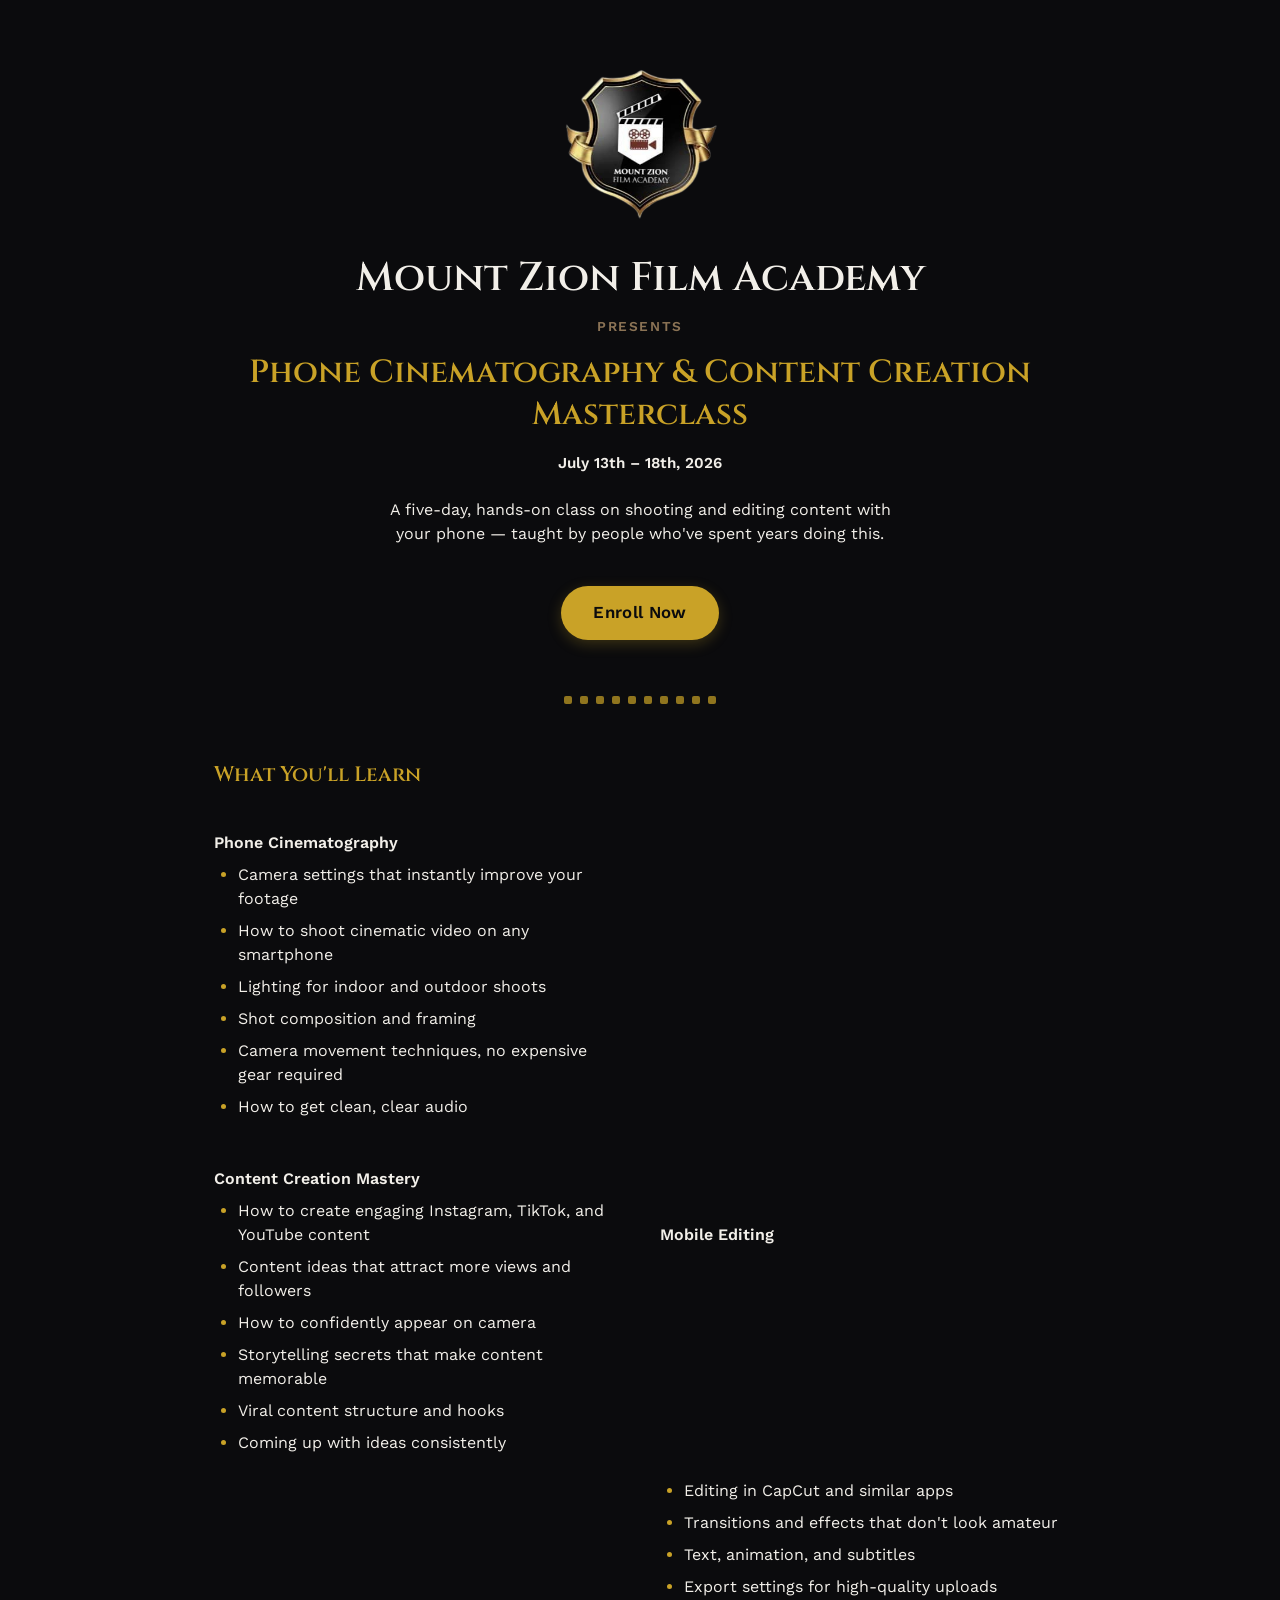
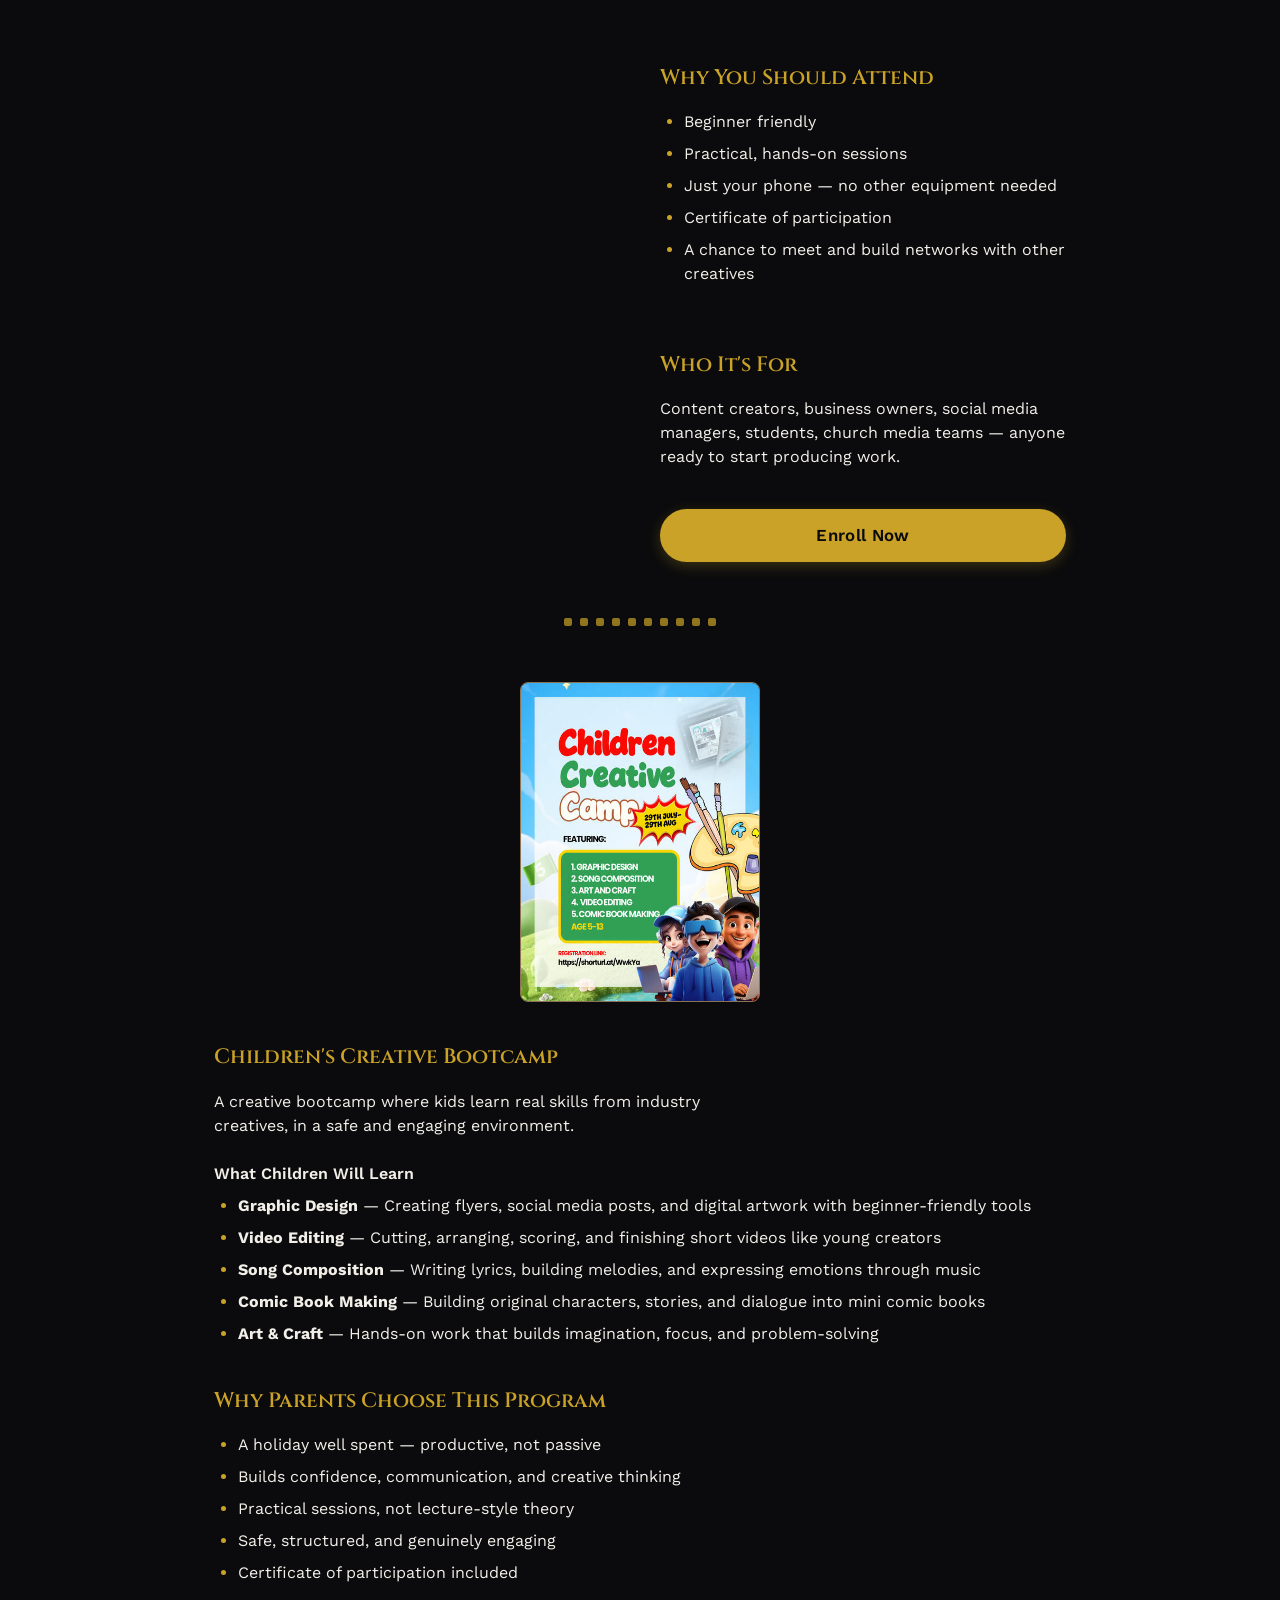
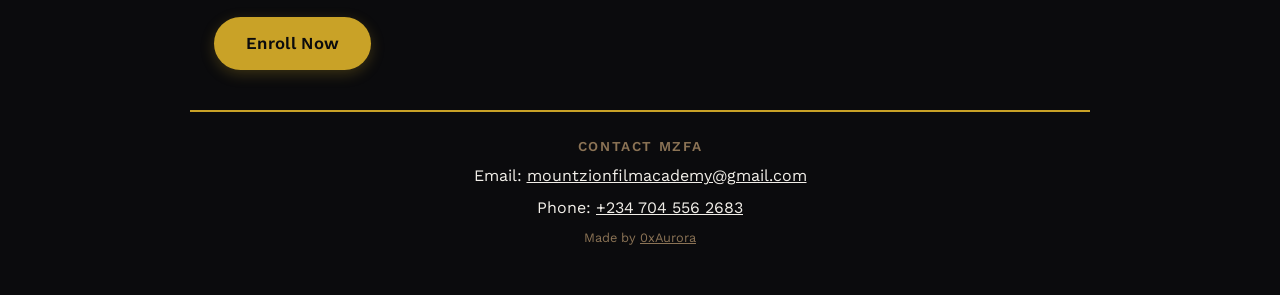
<file: index.html>
<!doctype html>
<html lang="en">
  <head>
    <meta charset="UTF-8" />
    <meta name="viewport" content="width=device-width, initial-scale=1.0" />
    <meta
      name="description"
      content="Mount Zion Film Academy presents a five-day Phone Cinematography & Content Creation Masterclass, July 13-18 2026, plus a Children's Creative Bootcamp."
    />
    <title>Mount Zion Film Academy — Phone Cinematography & Content Creation Masterclass</title>
    <link rel="preconnect" href="https://fonts.googleapis.com" />
    <link rel="preconnect" href="https://fonts.gstatic.com" crossorigin />
    <link
      href="https://fonts.googleapis.com/css2?family=Cinzel:wght@500;600;700&family=Work+Sans:wght@400;500;600&display=swap"
      rel="stylesheet"
    />
    <link rel="stylesheet" href="style.css" />
  </head>
  <body>
    <header class="hero">
      <img
        class="logo"
        src="image01.png"
        width="160"
        height="160"
        alt="Mount Zion Film Academy crest"
      />
      <h1>Mount Zion Film Academy</h1>
      <p class="eyebrow">Presents</p>
      <h2 class="course-title">
        Phone Cinematography &amp; Content Creation Masterclass
      </h2>
      <p class="date">July 13th – 18th, 2026</p>
      <p class="lede">
        A five-day, hands-on class on shooting and editing content with your
        phone — taught by people who've spent years doing this.
      </p>
      <a class="button" href="form.html">Enroll Now</a>
    </header>

    <div class="divider" role="presentation" aria-hidden="true">
      <span></span><span></span><span></span><span></span><span></span
      ><span></span><span></span><span></span><span></span><span></span>
    </div>

    <main class="section">
      <h3 class="section-title">What You'll Learn</h3>

      <h4 class="subhead">Phone Cinematography</h4>
      <ul>
        <li>Camera settings that instantly improve your footage</li>
        <li>How to shoot cinematic video on any smartphone</li>
        <li>Lighting for indoor and outdoor shoots</li>
        <li>Shot composition and framing</li>
        <li>Camera movement techniques, no expensive gear required</li>
        <li>How to get clean, clear audio</li>
      </ul>

      <h4 class="subhead">Content Creation Mastery</h4>
      <ul>
        <li>How to create engaging Instagram, TikTok, and YouTube content</li>
        <li>Content ideas that attract more views and followers</li>
        <li>How to confidently appear on camera</li>
        <li>Storytelling secrets that make content memorable</li>
        <li>Viral content structure and hooks</li>
        <li>Coming up with ideas consistently</li>
      </ul>

      <h4 class="subhead">Mobile Editing</h4>
      <ul>
        <li>Editing in CapCut and similar apps</li>
        <li>Transitions and effects that don't look amateur</li>
        <li>Text, animation, and subtitles</li>
        <li>Export settings for high-quality uploads</li>
      </ul>

      <h3 class="section-title">Why You Should Attend</h3>
      <ul>
        <li>Beginner friendly</li>
        <li>Practical, hands-on sessions</li>
        <li>Just your phone — no other equipment needed</li>
        <li>Certificate of participation</li>
        <li>A chance to meet and build networks with other creatives</li>
      </ul>

      <h3 class="section-title">Who It's For</h3>
      <p class="lede">
        Content creators, business owners, social media managers, students,
        church media teams — anyone ready to start producing work.
      </p>

      <a class="button" href="form.html">Enroll Now</a>
    </main>

    <div class="divider" role="presentation" aria-hidden="true">
      <span></span><span></span><span></span><span></span><span></span
      ><span></span><span></span><span></span><span></span><span></span>
    </div>

    <section class="section section--camp">
      <img
        class="camp-image"
        src="image02.jpg"
        width="240"
        height="320"
        alt="Children's Creative Camp promotional flyer, July 29 to August 29, ages 5-13"
      />
      <h3 class="section-title">Children's Creative Bootcamp</h3>
      <p class="lede">
        A creative bootcamp where kids learn real skills from industry
        creatives, in a safe and engaging environment.
      </p>

      <h4 class="subhead">What Children Will Learn</h4>
      <ul>
        <li>
          <strong>Graphic Design</strong> — Creating flyers, social media
          posts, and digital artwork with beginner-friendly tools
        </li>
        <li>
          <strong>Video Editing</strong> — Cutting, arranging, scoring, and
          finishing short videos like young creators
        </li>
        <li>
          <strong>Song Composition</strong> — Writing lyrics, building
          melodies, and expressing emotions through music
        </li>
        <li>
          <strong>Comic Book Making</strong> — Building original characters,
          stories, and dialogue into mini comic books
        </li>
        <li>
          <strong>Art &amp; Craft</strong> — Hands-on work that builds
          imagination, focus, and problem-solving
        </li>
      </ul>

      <h3 class="section-title">Why Parents Choose This Program</h3>
      <ul>
        <li>A holiday well spent — productive, not passive</li>
        <li>Builds confidence, communication, and creative thinking</li>
        <li>Practical sessions, not lecture-style theory</li>
        <li>Safe, structured, and genuinely engaging</li>
        <li>Certificate of participation included</li>
      </ul>

      <a class="button" href="form.html">Enroll Now</a>
    </section>

    <footer class="site-footer">
      <p class="eyebrow">Contact MZFA</p>
      <p>Email: <a href="mailto:mountzionfilmacademy@gmail.com">mountzionfilmacademy@gmail.com</a></p>
      <p>Phone: <a href="tel:+2347045562683">+234 704 556 2683</a></p>
     <p class="brand">
  Made by <a href="https://0xaurora.vercel.app" target="_blank" rel="noopener noreferrer">0xAurora</a>
</p>
    </footer>
  </body>
          </html>
</file>
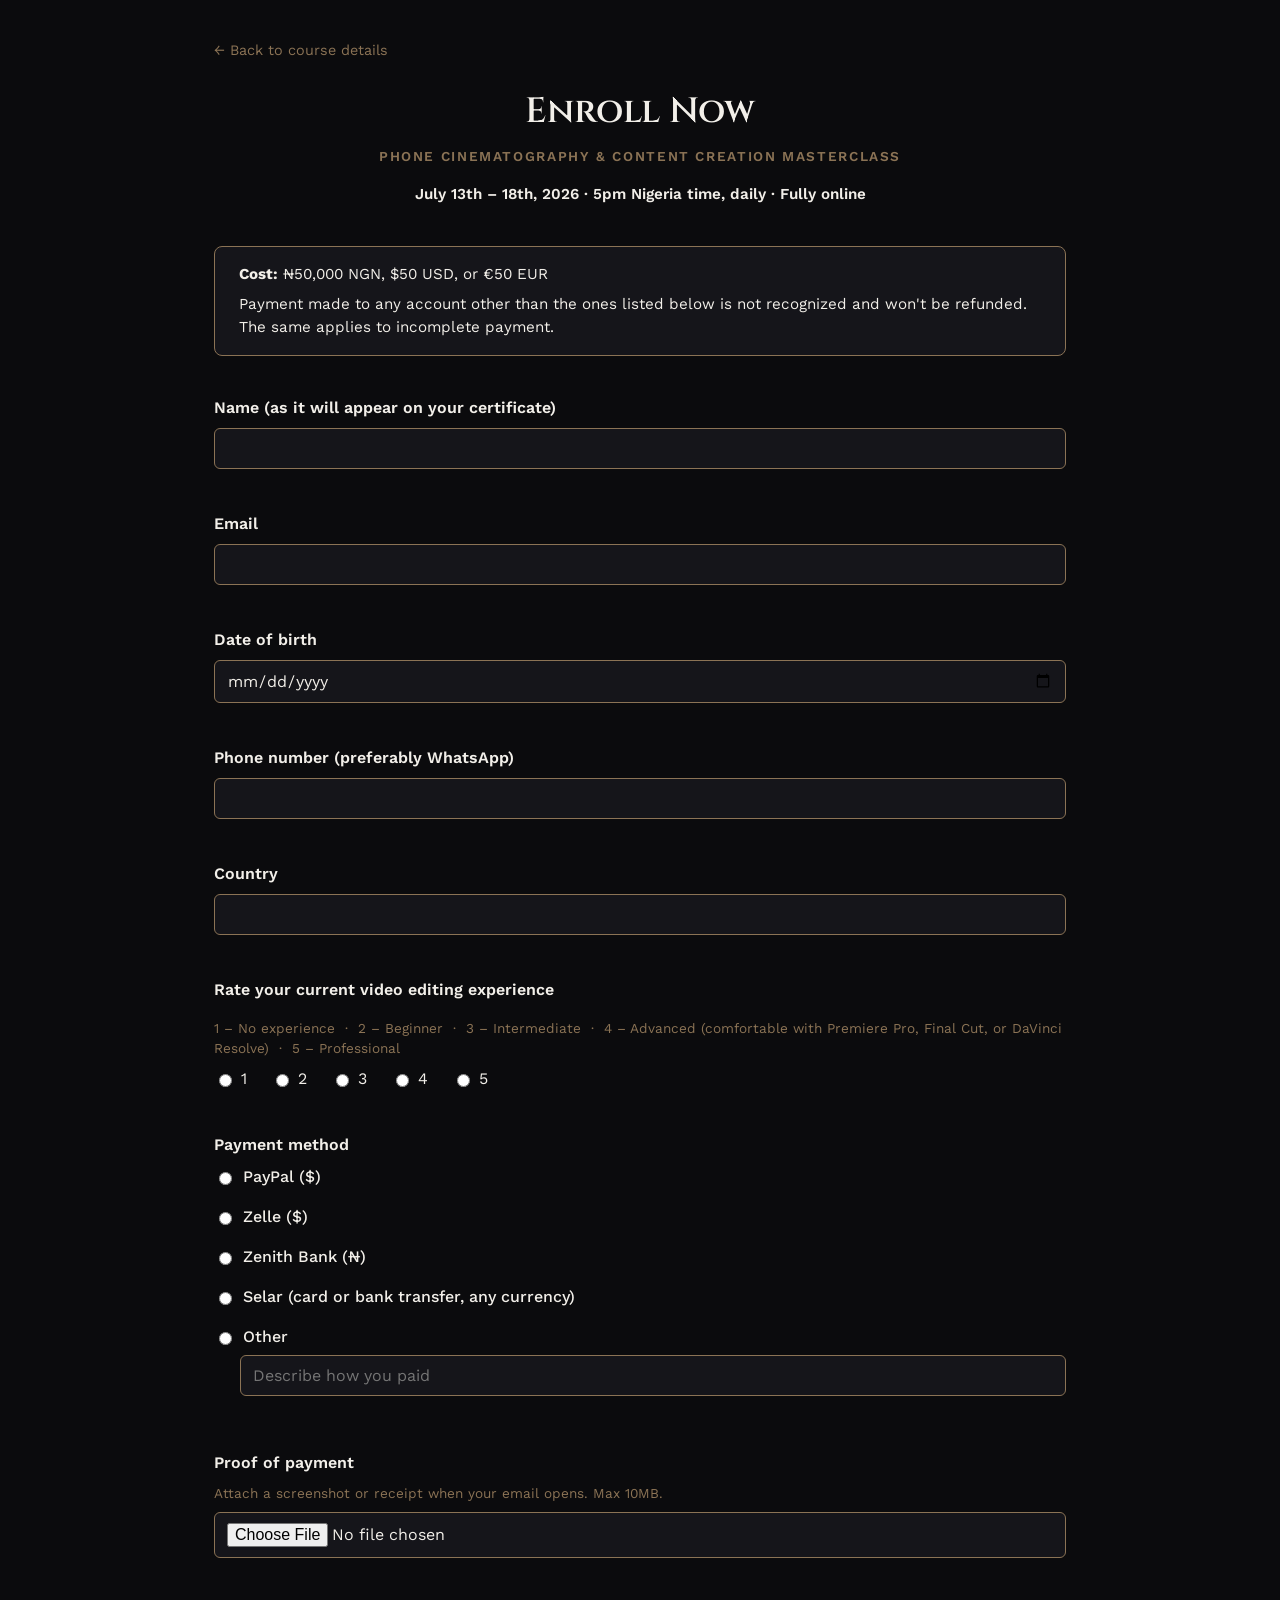
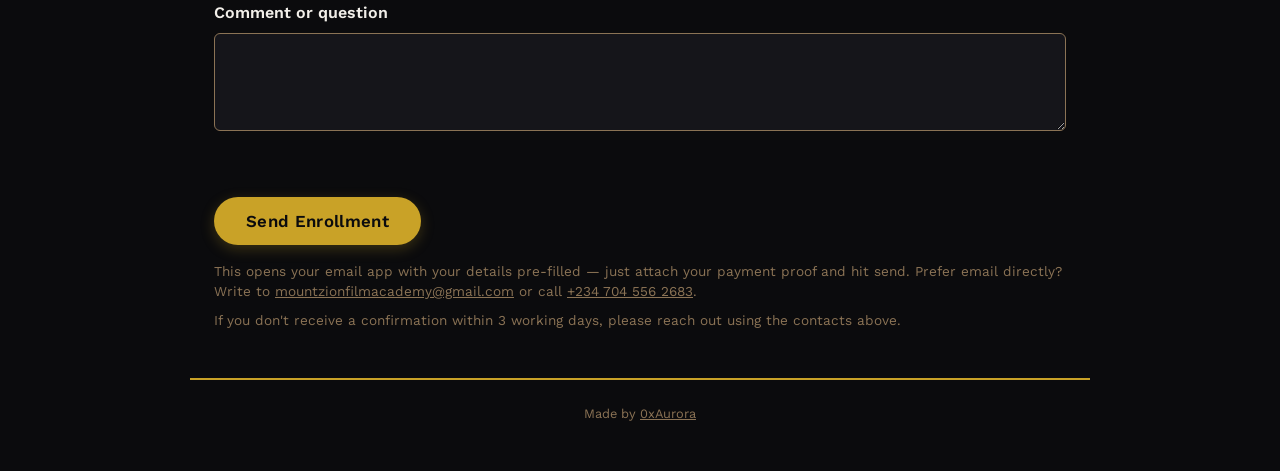
<file: form.html>
<!doctype html>
<html lang="en">
  <head>
    <meta charset="UTF-8" />
    <meta name="viewport" content="width=device-width, initial-scale=1.0" />
    <meta
      name="description"
      content="Enroll in the Mount Zion Film Academy Phone Cinematography & Content Creation Masterclass."
    />
    <title>Enroll — Mount Zion Film Academy</title>
    <link rel="preconnect" href="https://fonts.googleapis.com" />
    <link rel="preconnect" href="https://fonts.gstatic.com" crossorigin />
    <link
      href="https://fonts.googleapis.com/css2?family=Cinzel:wght@500;600;700&family=Work+Sans:wght@400;500;600&display=swap"
      rel="stylesheet"
    />
    <link rel="stylesheet" href="style.css" />
    <link rel="stylesheet" href="form.css" />
  </head>
  <body>
    <header class="hero hero--compact">
      <a href="index.html" class="back-link">&larr; Back to course details</a>
      <h1 class="form-title">Enroll Now</h1>
      <p class="eyebrow">Phone Cinematography &amp; Content Creation Masterclass</p>
      <p class="date">July 13th – 18th, 2026 &middot; 5pm Nigeria time, daily &middot; Fully online</p>
    </header>

    <main class="section form-shell">
      <div class="notice">
        <p><strong>Cost:</strong> ₦50,000 NGN, $50 USD, or €50 EUR</p>
        <p>
          Payment made to any account other than the ones listed below is
          not recognized and won't be refunded. The same applies to
          incomplete payment.
        </p>
      </div>

      <form id="enroll-form" novalidate>
        <div class="field">
          <label for="name">Name (as it will appear on your certificate)</label>
          <input type="text" id="name" name="name" required />
          <span class="error" data-error-for="name"></span>
        </div>

        <div class="field">
          <label for="email">Email</label>
          <input type="email" id="email" name="email" required />
          <span class="error" data-error-for="email"></span>
        </div>

        <div class="field">
          <label for="dob">Date of birth</label>
          <input type="date" id="dob" name="dob" required />
          <span class="error" data-error-for="dob"></span>
        </div>

        <div class="field">
          <label for="phone">Phone number (preferably WhatsApp)</label>
          <input type="tel" id="phone" name="phone" required />
          <span class="error" data-error-for="phone"></span>
        </div>

        <div class="field">
          <label for="country">Country</label>
          <input type="text" id="country" name="country" required />
          <span class="error" data-error-for="country"></span>
        </div>

        <fieldset class="field">
          <legend>Rate your current video editing experience</legend>
          <p class="hint">
            1 – No experience &nbsp;·&nbsp; 2 – Beginner &nbsp;·&nbsp;
            3 – Intermediate &nbsp;·&nbsp; 4 – Advanced (comfortable with
            Premiere Pro, Final Cut, or DaVinci Resolve) &nbsp;·&nbsp;
            5 – Professional
          </p>
          <div class="radio-row">
            <label><input type="radio" name="experience" value="1" required /> 1</label>
            <label><input type="radio" name="experience" value="2" /> 2</label>
            <label><input type="radio" name="experience" value="3" /> 3</label>
            <label><input type="radio" name="experience" value="4" /> 4</label>
            <label><input type="radio" name="experience" value="5" /> 5</label>
          </div>
          <span class="error" data-error-for="experience"></span>
        </fieldset>

        <fieldset class="field">
          <legend>Payment method</legend>
          <div class="payment-option">
            <label>
              <input type="radio" name="payment_method" value="PayPal" required />
              PayPal ($)
            </label>
            <div class="payment-detail" data-detail-for="PayPal">
              www.PayPal.Me/joshuamikeb
            </div>
          </div>
          <div class="payment-option">
            <label>
              <input type="radio" name="payment_method" value="Zelle" />
              Zelle ($)
            </label>
            <div class="payment-detail" data-detail-for="Zelle">
              jmikebamiloye@gmail.com
            </div>
          </div>
          <div class="payment-option">
            <label>
              <input type="radio" name="payment_method" value="Zenith Bank" />
              Zenith Bank (₦)
            </label>
            <div class="payment-detail" data-detail-for="Zenith Bank">
              Mount Zion Film Production — 1225158440
            </div>
          </div>
          <div class="payment-option">
            <label>
              <input type="radio" name="payment_method" value="Selar" />
              Selar (card or bank transfer, any currency)
            </label>
            <div class="payment-detail" data-detail-for="Selar">
              <a href="https://selar.com/729f67277u" target="_blank" rel="noopener">
                selar.com/729f67277u
              </a>
              — select transfer, or pay by card
            </div>
          </div>
          <div class="payment-option">
            <label>
              <input type="radio" name="payment_method" value="Other" />
              Other
            </label>
            <input
              type="text"
              class="payment-other-input"
              name="payment_method_other"
              placeholder="Describe how you paid"
            />
          </div>
          <span class="error" data-error-for="payment_method"></span>
        </fieldset>

        <div class="field">
          <label for="proof">Proof of payment</label>
          <p class="hint">
            Attach a screenshot or receipt when your email opens. Max 10MB.
          </p>
          <input type="file" id="proof" name="proof" accept="image/*,.pdf" required />
          <span class="error" data-error-for="proof"></span>
        </div>

        <div class="field">
          <label for="comment">Comment or question</label>
          <textarea id="comment" name="comment" rows="4" required></textarea>
          <span class="error" data-error-for="comment"></span>
        </div>

        <button type="submit" class="button">Send Enrollment</button>
        <p class="hint hint--footer">
          This opens your email app with your details pre-filled — just
          attach your payment proof and hit send. Prefer email directly?
          Write to
          <a href="mailto:mountzionfilmacademy@gmail.com">mountzionfilmacademy@gmail.com</a>
          or call <a href="tel:+2347045562683">+234 704 556 2683</a>.
        </p>
        <p class="hint">
          If you don't receive a confirmation within 3 working days, please
          reach out using the contacts above.
        </p>
      </form>
    </main>

    <footer class="site-footer">
     <p class="brand">
  Made by <a href="https://0xaurora.vercel.app" target="_blank" rel="noopener noreferrer">0xAurora</a>
</p>
    </footer>

    <script>
      (function () {
        const form = document.getElementById("enroll-form");
        const paymentDetails = document.querySelectorAll(".payment-detail");
        const paymentRadios = document.querySelectorAll(
          'input[name="payment_method"]'
        );

        // Show only the selected payment method's account details
        function updatePaymentDetails() {
          const selected = document.querySelector(
            'input[name="payment_method"]:checked'
          );
          paymentDetails.forEach((el) => {
            el.classList.toggle(
              "is-visible",
              !!selected && el.dataset.detailFor === selected.value
            );
          });
        }
        paymentRadios.forEach((radio) =>
          radio.addEventListener("change", updatePaymentDetails)
        );

        function setError(fieldName, message) {
          const el = form.querySelector(`[data-error-for="${fieldName}"]`);
          if (el) el.textContent = message || "";
        }

        function clearAllErrors() {
          form
            .querySelectorAll(".error")
            .forEach((el) => (el.textContent = ""));
        }

        function validate() {
          clearAllErrors();
          let isValid = true;

          const requiredTextFields = [
            "name",
            "email",
            "dob",
            "phone",
            "country",
            "comment",
          ];
          requiredTextFields.forEach((fieldName) => {
            const field = form.elements[fieldName];
            if (!field.value.trim()) {
              setError(fieldName, "This field is required.");
              isValid = false;
            }
          });

          const email = form.elements["email"];
          if (
            email.value.trim() &&
            !/^[^\s@]+@[^\s@]+\.[^\s@]+$/.test(email.value.trim())
          ) {
            setError("email", "Enter a valid email address.");
            isValid = false;
          }

          if (!form.querySelector('input[name="experience"]:checked')) {
            setError("experience", "Please select your experience level.");
            isValid = false;
          }

          if (!form.querySelector('input[name="payment_method"]:checked')) {
            setError("payment_method", "Please select a payment method.");
            isValid = false;
          }

          const proof = form.elements["proof"];
          if (!proof.files.length) {
            setError("proof", "Please select a file to attach.");
            isValid = false;
          } else if (proof.files[0].size > 10 * 1024 * 1024) {
            setError("proof", "File must be under 10MB.");
            isValid = false;
          }

          return isValid;
        }

        function buildMailtoLink() {
          const selectedPayment = form.querySelector(
            'input[name="payment_method"]:checked'
          );
          const paymentValue = selectedPayment
            ? selectedPayment.value === "Other"
              ? form.elements["payment_method_other"].value || "Other"
              : selectedPayment.value
            : "";
          const experience = form.querySelector(
            'input[name="experience"]:checked'
          );

          const lines = [
            `Name: ${form.elements["name"].value}`,
            `Email: ${form.elements["email"].value}`,
            `Date of birth: ${form.elements["dob"].value}`,
            `Phone: ${form.elements["phone"].value}`,
            `Country: ${form.elements["country"].value}`,
            `Video editing experience: ${experience ? experience.value : ""}`,
            `Payment method: ${paymentValue}`,
            `Comment/Question: ${form.elements["comment"].value}`,
            "",
            "(Proof of payment attached separately)",
          ];

          const subject = encodeURIComponent(
            "Masterclass Enrollment — " + form.elements["name"].value
          );
          const body = encodeURIComponent(lines.join("\n"));
          return `mailto:mountzionfilmacademy@gmail.com?subject=${subject}&body=${body}`;
        }

        form.addEventListener("submit", function (event) {
          event.preventDefault();
          if (!validate()) return;
          window.location.href = buildMailtoLink();
        });
      })();
    </script>
  </body>
</html>
</file>
<file: style.css>
/* ---------- Tokens ---------- */
:root {
  --bg: #0b0b0d;
  --bg-raised: #15151a;
  --text: #f2efe9;
  --gold: #c9a227;
  --gold-bright: #e0b92e;
  --bronze: #8b7355;

  --font-display: "Cinzel", serif;
  --font-body: "Work Sans", Arial, sans-serif;

  --space-1: 8px;
  --space-2: 16px;
  --space-3: 24px;
  --space-4: 40px;
  --space-5: 64px;

  --max-width: 720px;
}

/* ---------- Reset ---------- */
*,
*::before,
*::after {
  box-sizing: border-box;
}

body {
  margin: 0;
  padding: 0;
  background-color: var(--bg);
  color: var(--text);
  font-family: var(--font-body);
  line-height: 1.5;
  -webkit-font-smoothing: antialiased;
}

img {
  max-width: 100%;
  display: block;
}

a {
  color: inherit;
}

/* Visible focus ring for keyboard users */
a:focus-visible,
button:focus-visible,
input:focus-visible,
textarea:focus-visible,
select:focus-visible {
  outline: 2px solid var(--gold-bright);
  outline-offset: 3px;
}

/* ---------- Layout shell ---------- */
.hero,
.section,
.site-footer {
  max-width: var(--max-width);
  margin: 0 auto;
  padding: var(--space-4) var(--space-3);
}

/* ---------- Hero ---------- */
.hero {
  display: flex;
  flex-direction: column;
  align-items: center;
  text-align: center;
  padding-top: var(--space-5);
}

.logo {
  border-radius: 50%;
  margin-bottom: var(--space-3);
}

h1 {
  font-family: var(--font-display);
  font-size: clamp(1.75rem, 5vw, 2.5rem);
  font-weight: 600;
  margin: 0 0 var(--space-1);
}

.eyebrow {
  font-size: 0.85rem;
  letter-spacing: 0.12em;
  text-transform: uppercase;
  color: var(--bronze);
  font-weight: 600;
  margin: 0 0 var(--space-2);
}

.course-title {
  font-family: var(--font-display);
  color: var(--gold);
  font-size: clamp(1.4rem, 4.5vw, 2rem);
  font-weight: 600;
  line-height: 1.3;
  margin: 0 0 var(--space-2);
}

.date {
  font-weight: 600;
  font-size: 0.95rem;
  margin: 0 0 var(--space-3);
}

.lede {
  font-size: 1rem;
  max-width: 52ch;
  margin: 0 0 var(--space-3);
}

/* ---------- Sprocket divider (signature element) ---------- */
.divider {
  display: flex;
  justify-content: center;
  gap: var(--space-1);
  padding: var(--space-2) 0;
}

.divider span {
  width: 8px;
  height: 8px;
  background-color: var(--gold);
  border-radius: 2px;
  opacity: 0.7;
}

/* ---------- Sections ---------- */
.section-title {
  font-family: var(--font-display);
  color: var(--gold);
  font-size: 1.3rem;
  font-weight: 600;
  margin: var(--space-4) 0 var(--space-2);
}

.section-title:first-child {
  margin-top: 0;
}

.subhead {
  font-weight: 600;
  font-size: 1rem;
  color: var(--text);
  margin: var(--space-3) 0 var(--space-1);
}

ul {
  margin: 0 0 var(--space-2);
  padding-left: var(--space-3);
}

li {
  margin-bottom: var(--space-1);
}

li::marker {
  color: var(--gold);
}

/* ---------- Buttons ---------- */
.button {
  display: inline-block;
  font-family: var(--font-body);
  font-weight: 600;
  font-size: 1.05rem;
  letter-spacing: 0.02em;
  padding: 14px 32px;
  border-radius: 999px;
  background-color: var(--gold);
  color: var(--bg);
  text-decoration: none;
  text-align: center;
  border: none;
  cursor: pointer;
  margin-top: var(--space-2);
  box-shadow: 0 4px 14px rgba(201, 162, 39, 0.25);
  transition: background-color 0.15s ease, transform 0.15s ease;
}

.button:hover {
  background-color: var(--gold-bright);
  transform: translateY(-1px);
}

/* ---------- Children's camp section ---------- */
.section--camp {
  text-align: left;
}

.camp-image {
  border-radius: 8px;
  margin: 0 auto var(--space-3);
  border: 1px solid var(--bronze);
}

/* ---------- Footer ---------- */
.site-footer {
  border-top: 2px solid var(--gold);
  text-align: center;
  padding-top: var(--space-3);
  padding-bottom: var(--space-4);
}

.site-footer p {
  margin: 0 0 var(--space-1);
}

.site-footer a {
  text-decoration: underline;
}

.brand {
  font-size: 0.8rem;
  color: var(--bronze);
  margin-top: var(--space-2);
}

/* ---------- Responsive: tablet and up ---------- */
@media (min-width: 700px) {
  :root {
    --max-width: 900px;
  }

  main.section {
    display: grid;
    grid-template-columns: 1fr 1fr;
    column-gap: var(--space-4);
  }

  main.section > * {
    grid-column: 1 / -1;
  }

  /* Two-column split: cinematography+content in col 1, mobile editing+why/who in col 2 */
  main.section .section-title:nth-of-type(1),
  main.section .subhead:nth-of-type(1),
  main.section ul:nth-of-type(1),
  main.section .subhead:nth-of-type(2),
  main.section ul:nth-of-type(2) {
    grid-column: 1 / 2;
  }

  main.section .subhead:nth-of-type(3),
  main.section ul:nth-of-type(3),
  main.section .section-title:nth-of-type(2),
  main.section ul:nth-of-type(4),
  main.section .section-title:nth-of-type(3),
  main.section .lede,
  main.section .button {
    grid-column: 2 / 3;
  }
}

/* Respect reduced motion preference */
@media (prefers-reduced-motion: reduce) {
  * {
    transition: none !important;
  }
}
</file>
<file: form.css>
.hero--compact {
  padding-top: var(--space-4);
  padding-bottom: var(--space-2);
}

.back-link {
  align-self: flex-start;
  font-size: 0.9rem;
  color: var(--bronze);
  text-decoration: none;
  margin-bottom: var(--space-3);
}

.back-link:hover {
  text-decoration: underline;
}

.form-title {
  font-family: var(--font-display);
  font-size: clamp(1.6rem, 5vw, 2.2rem);
  margin: 0 0 var(--space-1);
}

.form-shell {
  padding-top: 0;
}

.notice {
  background-color: var(--bg-raised);
  border: 1px solid var(--bronze);
  border-radius: 8px;
  padding: var(--space-2) var(--space-3);
  margin-bottom: var(--space-4);
  font-size: 0.95rem;
}

.notice p {
  margin: 0 0 var(--space-1);
}

.notice p:last-child {
  margin-bottom: 0;
}

.field,
fieldset.field {
  border: none;
  padding: 0;
  margin: 0 0 var(--space-3);
}

label {
  display: block;
  font-weight: 600;
  margin-bottom: var(--space-1);
}

legend {
  font-weight: 600;
  padding: 0;
  margin-bottom: var(--space-1);
}

input[type="text"],
input[type="email"],
input[type="tel"],
input[type="date"],
input[type="file"],
textarea {
  width: 100%;
  padding: 10px 12px;
  background-color: var(--bg-raised);
  border: 1px solid var(--bronze);
  border-radius: 6px;
  color: var(--text);
  font-family: var(--font-body);
  font-size: 1rem;
}

textarea {
  resize: vertical;
}

.hint {
  font-size: 0.85rem;
  color: var(--bronze);
  margin: var(--space-1) 0;
}

.hint--footer {
  margin-top: var(--space-2);
}

.radio-row {
  display: flex;
  gap: var(--space-3);
  flex-wrap: wrap;
  margin-top: var(--space-1);
}

.radio-row label {
  display: flex;
  align-items: center;
  gap: 6px;
  font-weight: 400;
  margin-bottom: 0;
}

.payment-option {
  margin-bottom: var(--space-2);
}

.payment-option label {
  display: flex;
  align-items: center;
  gap: 8px;
  font-weight: 500;
  margin-bottom: 0;
}

.payment-detail {
  display: none;
  margin: 6px 0 0 26px;
  padding: 8px 12px;
  background-color: var(--bg-raised);
  border-left: 3px solid var(--gold);
  border-radius: 4px;
  font-size: 0.9rem;
}

.payment-detail.is-visible {
  display: block;
}

.payment-other-input {
  width: 100%;
  margin-top: 6px;
  margin-left: 26px;
  max-width: calc(100% - 26px);
  padding: 8px 10px;
  background-color: var(--bg-raised);
  border: 1px solid var(--bronze);
  border-radius: 6px;
  color: var(--text);
  font-family: var(--font-body);
}

.error {
  display: block;
  color: #e0796f;
  font-size: 0.85rem;
  margin-top: 4px;
  min-height: 1.1em;
}

button.button {
  width: 100%;
  border: none;
  font-family: var(--font-body);
}

@media (min-width: 600px) {
  button.button {
    width: auto;
  }
    }
</file>
